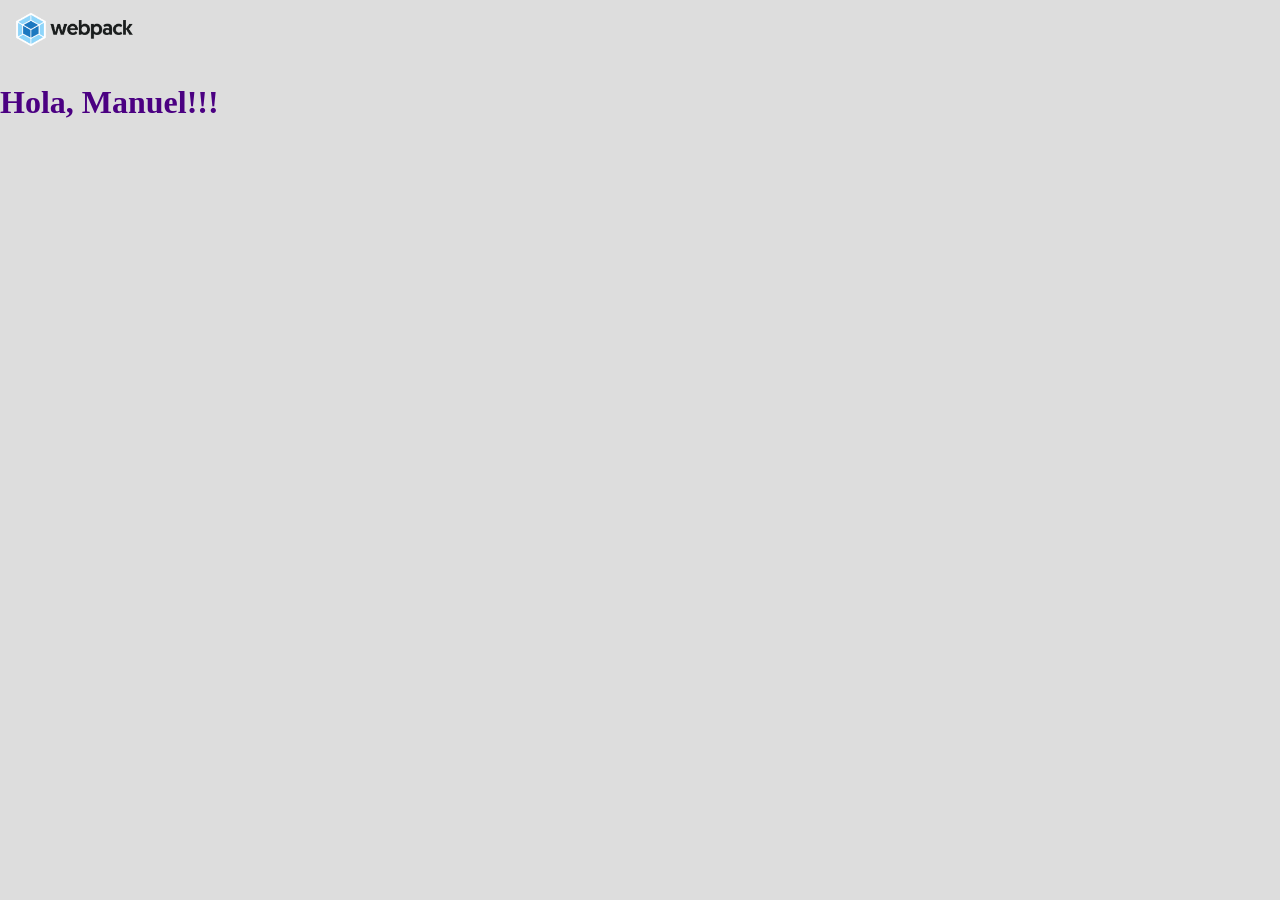
<file: docs/index.html>
<!doctype html><html lang="en"><head><meta charset="UTF-8"><meta http-equiv="X-UA-Compatible" content="IE=edge"><meta name="viewport" content="width=device-width,initial-scale=1"><title>Webpack</title><script defer="defer" src="main.2e056cc8feec2772bbcb.js"></script><link href="main79274a028b94dfad4560.css" rel="stylesheet"></head><body><img src="assets/img/webpack-logo.png" alt="logo webpack"></body></html>
</file>
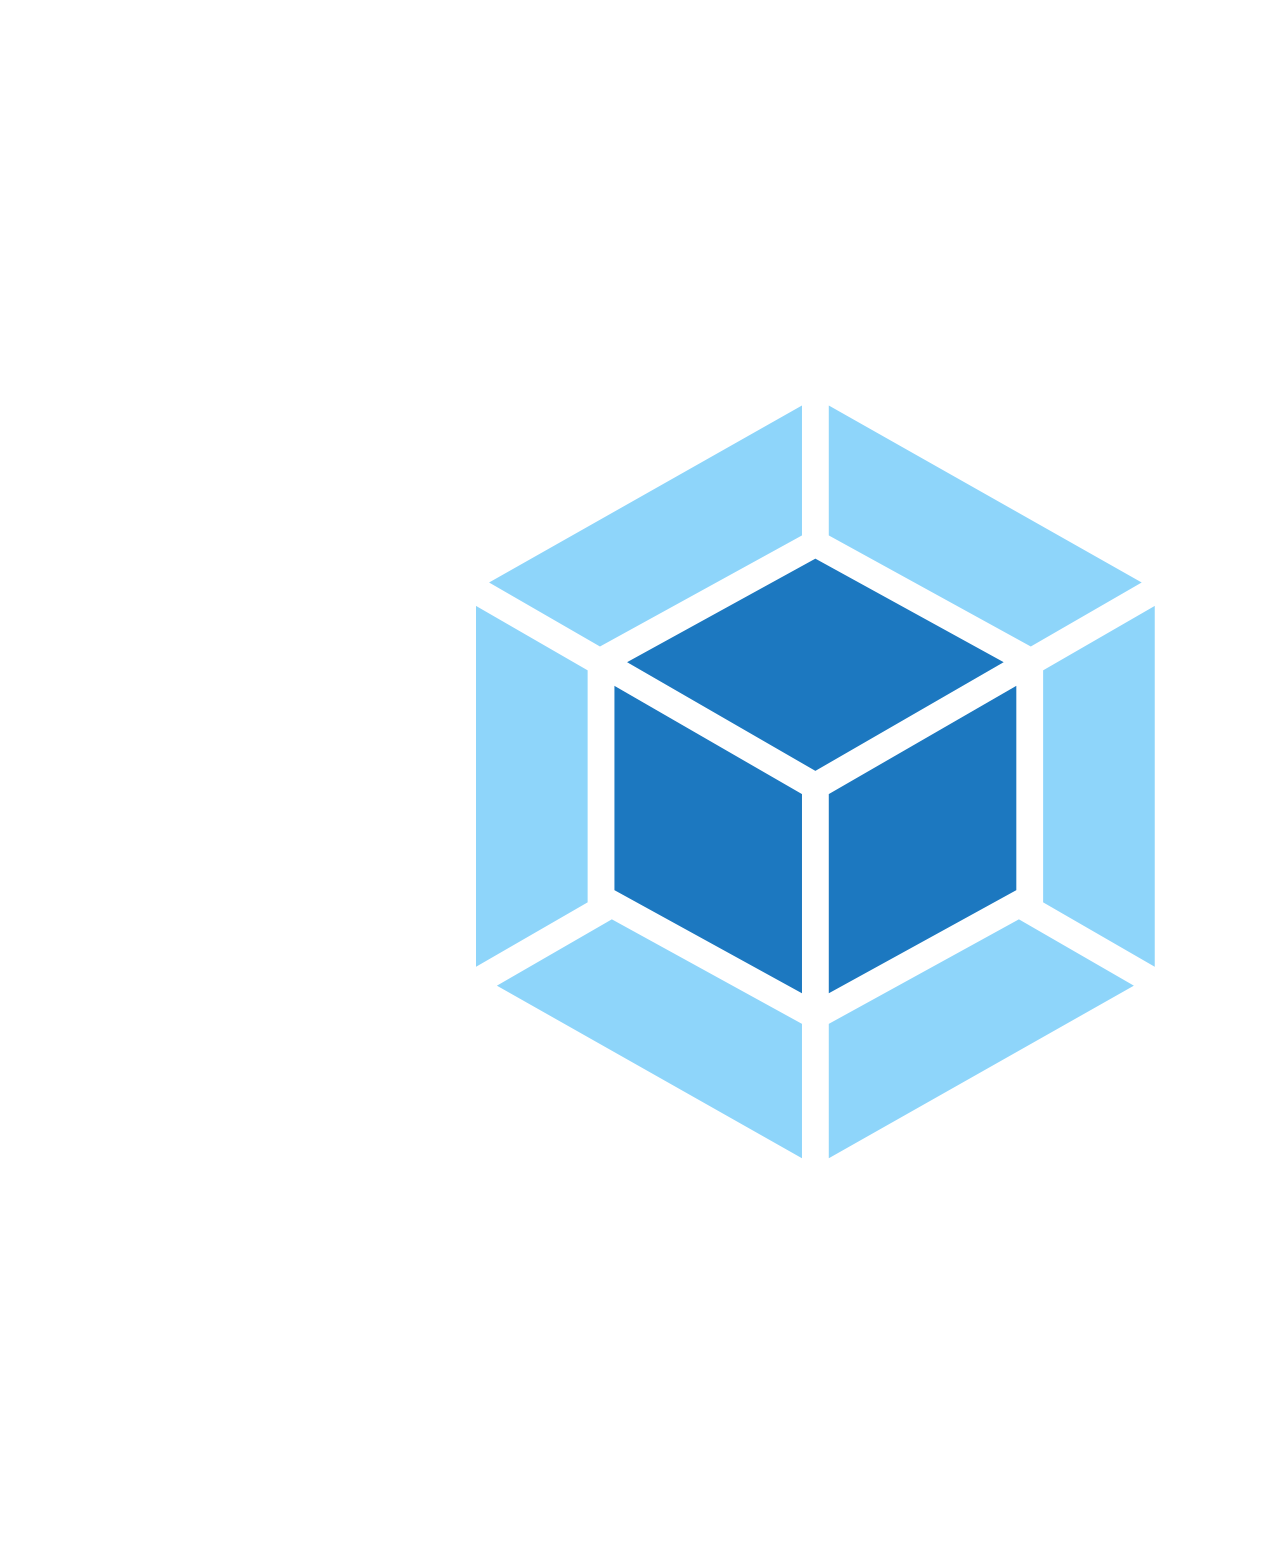
<file: src/index.html>
<!DOCTYPE html>
<html lang="en">
<head>
    <meta charset="UTF-8">
    <meta http-equiv="X-UA-Compatible" content="IE=edge">
    <meta name="viewport" content="width=device-width, initial-scale=1.0">
    <title>Webpack</title>
</head>
<body>
   <!-- comentarios-->
   <!-- comentarios--><!-- comentarios--><!-- comentarios-->

   <img src="assets/img/webpack-logo.png" alt="logo webpack">
</body>
</html>
</file>
<file: docs/main79274a028b94dfad4560.css>
body,html{background-color:#ddd;margin:0}img{width:150px}
</file>
